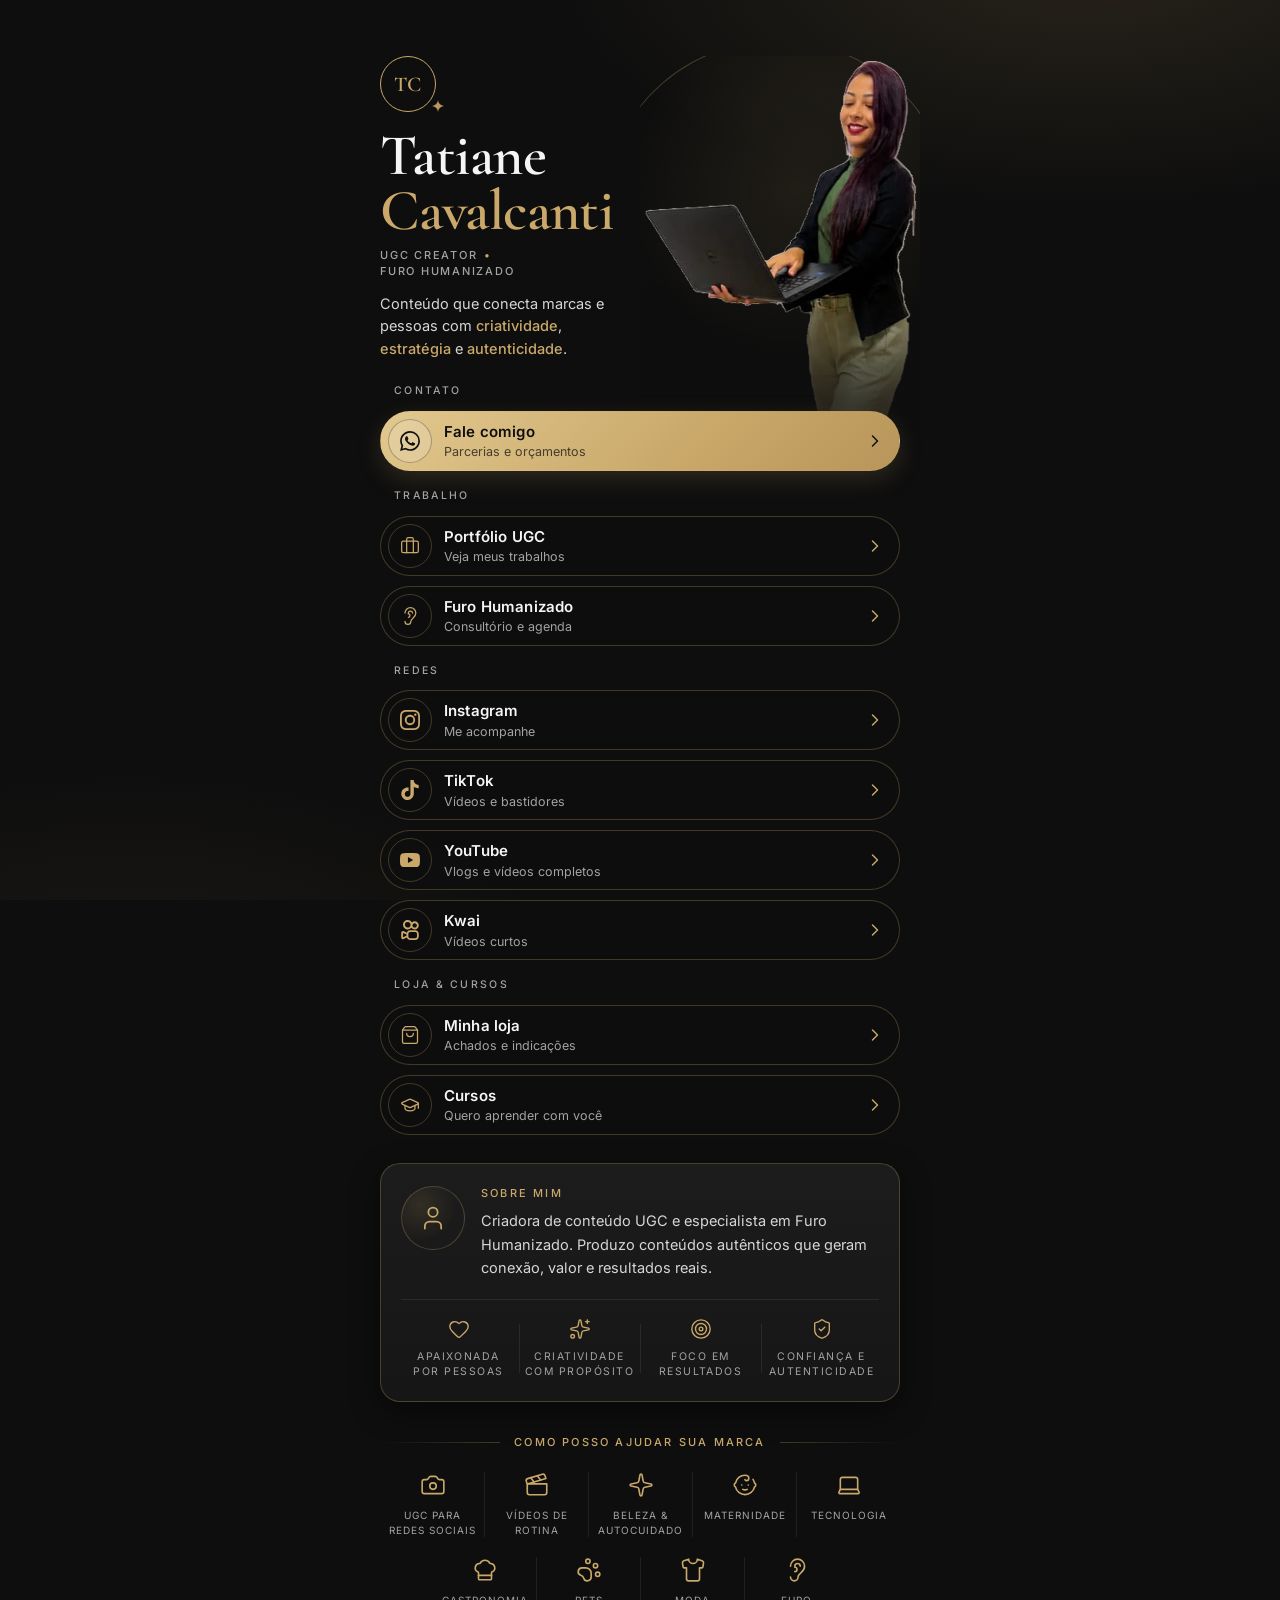
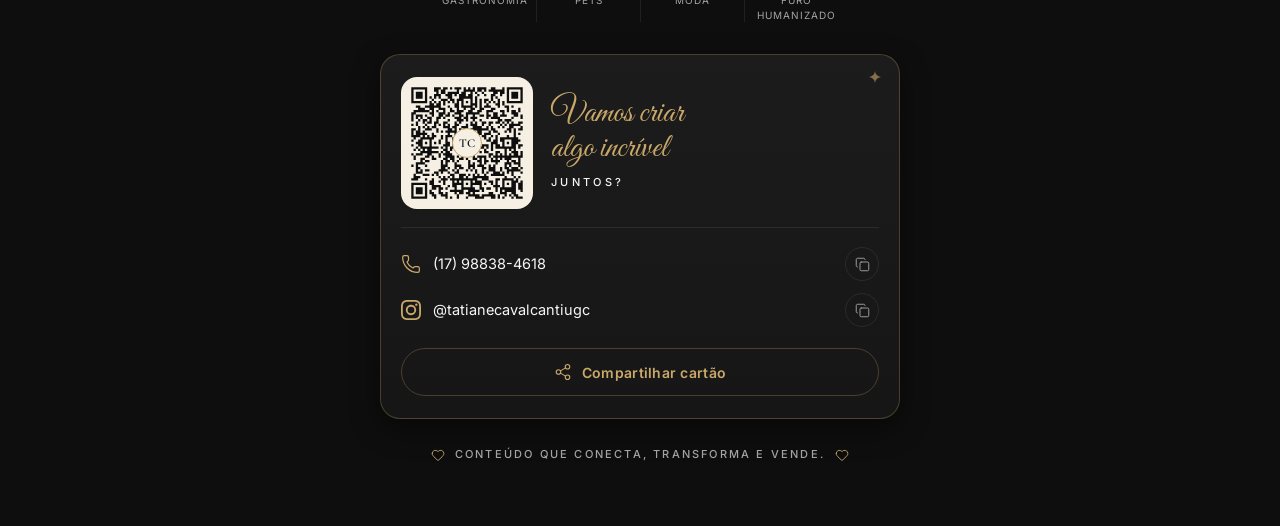
<file: index.html>
<!DOCTYPE html>
<html lang="pt-BR">
<head>
  <meta charset="utf-8">
  <meta name="viewport" content="width=device-width, initial-scale=1, viewport-fit=cover">
  <title>Tatiane Cavalcanti | UGC Creator e Furo Humanizado</title>
  <meta name="description" content="Criadora de conteúdo UGC e especialista em Furo Humanizado. Conteúdo que conecta marcas e pessoas com criatividade, estratégia e autenticidade.">
  <meta name="theme-color" content="#0e0e0e">
  <meta name="color-scheme" content="dark">

  <!-- TODO:DOMAIN — trocar https://DOMINIO/ pelo domínio final (canonical, og:url, og:image, JSON-LD) -->
  <link rel="canonical" href="https://DOMINIO/">
  <meta property="og:type" content="profile">
  <meta property="og:locale" content="pt_BR">
  <meta property="og:site_name" content="Tatiane Cavalcanti">
  <meta property="og:title" content="Tatiane Cavalcanti | UGC Creator e Furo Humanizado">
  <meta property="og:description" content="Conteúdo que conecta marcas e pessoas com criatividade, estratégia e autenticidade.">
  <meta property="og:url" content="https://DOMINIO/">
  <meta property="og:image" content="https://DOMINIO/assets/og.jpg">
  <meta property="og:image:type" content="image/jpeg">
  <meta property="og:image:width" content="1200">
  <meta property="og:image:height" content="630">
  <meta property="og:image:alt" content="Tatiane Cavalcanti — UGC Creator e Furo Humanizado">
  <meta name="twitter:card" content="summary_large_image">
  <meta name="twitter:title" content="Tatiane Cavalcanti | UGC Creator e Furo Humanizado">
  <meta name="twitter:description" content="Conteúdo que conecta marcas e pessoas com criatividade, estratégia e autenticidade.">
  <meta name="twitter:image" content="https://DOMINIO/assets/og.jpg">

  <link rel="icon" href="data:image/svg+xml,%3Csvg%20xmlns='http://www.w3.org/2000/svg'%20viewBox='0%200%2064%2064'%3E%3Crect%20width='64'%20height='64'%20rx='14'%20fill='%230e0e0e'/%3E%3Ccircle%20cx='32'%20cy='32'%20r='23'%20fill='none'%20stroke='%23c9a86a'%20stroke-width='2'/%3E%3Ctext%20x='32'%20y='40'%20text-anchor='middle'%20font-family='Georgia,serif'%20font-size='23'%20fill='%23c9a86a'%3ETC%3C/text%3E%3C/svg%3E">
  <link rel="apple-touch-icon" href="assets/apple-touch-icon.png">

  <!-- fontes self-hosted (scripts/fetch_fonts.py); preload só das duas que aparecem acima da dobra -->
  <link rel="preload" href="assets/fonts/cormorant-garamond-600.woff2" as="font" type="font/woff2" crossorigin>
  <link rel="preload" href="assets/fonts/inter-400-600.woff2" as="font" type="font/woff2" crossorigin>
  <link rel="stylesheet" href="css/fonts.css">
  <link rel="stylesheet" href="css/style.css">

  <!-- marca html.js antes do primeiro paint: sem JS (ou sem IntersectionObserver) a página fica estática e completa -->
  <script>
    if ('IntersectionObserver' in window) {
      document.documentElement.classList.add('js');
      // rede de segurança: se main.js não rodar em 3s (404, bloqueio, exceção), volta ao modo estático
      setTimeout(function () {
        if (!document.documentElement.classList.contains('ready')) document.documentElement.classList.remove('js');
      }, 3000);
    }
  </script>
  <script src="js/main.js" defer onerror="document.documentElement.classList.remove('js')"></script>

  <script type="application/ld+json">
  {
    "@context": "https://schema.org",
    "@type": "Person",
    "name": "Tatiane Cavalcanti",
    "jobTitle": "UGC Creator",
    "description": "Criadora de conteúdo UGC e especialista em Furo Humanizado.",
    "url": "https://DOMINIO/",
    "image": "https://DOMINIO/assets/og.jpg",
    "telephone": "+5517988384618",
    "sameAs": [
      "https://www.instagram.com/tatianecavalcantiugc/",
      "https://www.instagram.com/consultorio.tatianecavalcanti",
      "https://www.instagram.com/taty_cavalcanti",
      "https://www.tiktok.com/@tatycavalcantii",
      "https://youtube.com/@tatianecavalcantilima",
      "https://kwai-video.com/u/@Tatycavalcantii/YVCEOqAB",
      "https://collshp.com/tatycavalcantiindica?view=storefront"
    ]
  }
  </script>
</head>
<body>

<!-- Sprite de ícones. Marcas: Simple Icons (CC0). UI: Lucide (ISC). -->
<svg xmlns="http://www.w3.org/2000/svg" class="sprite" aria-hidden="true" focusable="false">
  <!-- marcas (fill) -->
  <symbol id="i-whatsapp" viewBox="0 0 24 24" fill="currentColor"><path d="M17.472 14.382c-.297-.149-1.758-.867-2.03-.967-.273-.099-.471-.148-.67.15-.197.297-.767.966-.94 1.164-.173.199-.347.223-.644.075-.297-.15-1.255-.463-2.39-1.475-.883-.788-1.48-1.761-1.653-2.059-.173-.297-.018-.458.13-.606.134-.133.298-.347.446-.52.149-.174.198-.298.298-.497.099-.198.05-.371-.025-.52-.075-.149-.669-1.612-.916-2.207-.242-.579-.487-.5-.669-.51-.173-.008-.371-.01-.57-.01-.198 0-.52.074-.792.372-.272.297-1.04 1.016-1.04 2.479 0 1.462 1.065 2.875 1.213 3.074.149.198 2.096 3.2 5.077 4.487.709.306 1.262.489 1.694.625.712.227 1.36.195 1.871.118.571-.085 1.758-.719 2.006-1.413.248-.694.248-1.289.173-1.413-.074-.124-.272-.198-.57-.347m-5.421 7.403h-.004a9.87 9.87 0 01-5.031-1.378l-.361-.214-3.741.982.998-3.648-.235-.374a9.86 9.86 0 01-1.51-5.26c.001-5.45 4.436-9.884 9.888-9.884 2.64 0 5.122 1.03 6.988 2.898a9.825 9.825 0 012.893 6.994c-.003 5.45-4.437 9.884-9.885 9.884m8.413-18.297A11.815 11.815 0 0012.05 0C5.495 0 .16 5.335.157 11.892c0 2.096.547 4.142 1.588 5.945L.057 24l6.305-1.654a11.882 11.882 0 005.683 1.448h.005c6.554 0 11.89-5.335 11.893-11.893a11.821 11.821 0 00-3.48-8.413Z"/></symbol>
  <symbol id="i-instagram" viewBox="0 0 24 24" fill="currentColor"><path d="M7.0301.084c-1.2768.0602-2.1487.264-2.911.5634-.7888.3075-1.4575.72-2.1228 1.3877-.6652.6677-1.075 1.3368-1.3802 2.127-.2954.7638-.4956 1.6365-.552 2.914-.0564 1.2775-.0689 1.6882-.0626 4.947.0062 3.2586.0206 3.6671.0825 4.9473.061 1.2765.264 2.1482.5635 2.9107.308.7889.72 1.4573 1.388 2.1228.6679.6655 1.3365 1.0743 2.1285 1.38.7632.295 1.6361.4961 2.9134.552 1.2773.056 1.6884.069 4.9462.0627 3.2578-.0062 3.668-.0207 4.9478-.0814 1.28-.0607 2.147-.2652 2.9098-.5633.7889-.3086 1.4578-.72 2.1228-1.3881.665-.6682 1.0745-1.3378 1.3795-2.1284.2957-.7632.4966-1.636.552-2.9124.056-1.2809.0692-1.6898.063-4.948-.0063-3.2583-.021-3.6668-.0817-4.9465-.0607-1.2797-.264-2.1487-.5633-2.9117-.3084-.7889-.72-1.4568-1.3876-2.1228C21.2982 1.33 20.628.9208 19.8378.6165 19.074.321 18.2017.1197 16.9244.0645 15.6471.0093 15.236-.005 11.977.0014 8.718.0076 8.31.0215 7.0301.0839m.1402 21.6932c-1.17-.0509-1.8053-.2453-2.2287-.408-.5606-.216-.96-.4771-1.3819-.895-.422-.4178-.6811-.8186-.9-1.378-.1644-.4234-.3624-1.058-.4171-2.228-.0595-1.2645-.072-1.6442-.079-4.848-.007-3.2037.0053-3.583.0607-4.848.05-1.169.2456-1.805.408-2.2282.216-.5613.4762-.96.895-1.3816.4188-.4217.8184-.6814 1.3783-.9003.423-.1651 1.0575-.3614 2.227-.4171 1.2655-.06 1.6447-.072 4.848-.079 3.2033-.007 3.5835.005 4.8495.0608 1.169.0508 1.8053.2445 2.228.408.5608.216.96.4754 1.3816.895.4217.4194.6816.8176.9005 1.3787.1653.4217.3617 1.056.4169 2.2263.0602 1.2655.0739 1.645.0796 4.848.0058 3.203-.0055 3.5834-.061 4.848-.051 1.17-.245 1.8055-.408 2.2294-.216.5604-.4763.96-.8954 1.3814-.419.4215-.8181.6811-1.3783.9-.4224.1649-1.0577.3617-2.2262.4174-1.2656.0595-1.6448.072-4.8493.079-3.2045.007-3.5825-.006-4.848-.0608M16.953 5.5864A1.44 1.44 0 1 0 18.39 4.144a1.44 1.44 0 0 0-1.437 1.4424M5.8385 12.012c.0067 3.4032 2.7706 6.1557 6.173 6.1493 3.4026-.0065 6.157-2.7701 6.1506-6.1733-.0065-3.4032-2.771-6.1565-6.174-6.1498-3.403.0067-6.156 2.771-6.1496 6.1738M8 12.0077a4 4 0 1 1 4.008 3.9921A3.9996 3.9996 0 0 1 8 12.0077"/></symbol>
  <symbol id="i-tiktok" viewBox="0 0 24 24" fill="currentColor"><path d="M12.525.02c1.31-.02 2.61-.01 3.91-.02.08 1.53.63 3.09 1.75 4.17 1.12 1.11 2.7 1.62 4.24 1.79v4.03c-1.44-.05-2.89-.35-4.2-.97-.57-.26-1.1-.59-1.62-.93-.01 2.92.01 5.84-.02 8.75-.08 1.4-.54 2.79-1.35 3.94-1.31 1.92-3.58 3.17-5.91 3.21-1.43.08-2.86-.31-4.08-1.03-2.02-1.19-3.44-3.37-3.65-5.71-.02-.5-.03-1-.01-1.49.18-1.9 1.12-3.72 2.58-4.96 1.66-1.44 3.98-2.13 6.15-1.72.02 1.48-.04 2.96-.04 4.44-.99-.32-2.15-.23-3.02.37-.63.41-1.11 1.04-1.36 1.75-.21.51-.15 1.07-.14 1.61.24 1.64 1.82 3.02 3.5 2.87 1.12-.01 2.19-.66 2.77-1.61.19-.33.4-.67.41-1.06.1-1.79.06-3.57.07-5.36.01-4.03-.01-8.05.02-12.07z"/></symbol>
  <symbol id="i-youtube" viewBox="0 0 24 24" fill="currentColor"><path d="M23.498 6.186a3.016 3.016 0 0 0-2.122-2.136C19.505 3.545 12 3.545 12 3.545s-7.505 0-9.377.505A3.017 3.017 0 0 0 .502 6.186C0 8.07 0 12 0 12s0 3.93.502 5.814a3.016 3.016 0 0 0 2.122 2.136c1.871.505 9.376.505 9.376.505s7.505 0 9.377-.505a3.015 3.015 0 0 0 2.122-2.136C24 15.93 24 12 24 12s0-3.93-.502-5.814zM9.545 15.568V8.432L15.818 12l-6.273 3.568z"/></symbol>
  <symbol id="i-kwai" viewBox="0 0 24 24" fill="currentColor"><path d="M18.315 12.264c2.33 0 4.218 1.88 4.218 4.2V19.8c0 2.32-1.888 4.2-4.218 4.2h-6.202a4.218 4.218 0 0 1-4.023-2.938l-3.676 1.833a2.04 2.04 0 0 1-2.731-.903 2.015 2.015 0 0 1-.216-.907v-5.94a2.03 2.03 0 0 1 2.035-2.024 2.044 2.044 0 0 1 .919.218l3.673 1.85a4.218 4.218 0 0 1 4.02-2.925zm-.062 2.162h-6.078c-1.153 0-2.09.921-2.108 2.065v3.247c0 1.148.925 2.081 2.073 2.1h6.113c1.153 0 2.09-.922 2.109-2.065v-3.247a2.104 2.104 0 0 0-2.074-2.1zM4.18 15.72a.554.554 0 0 0-.555.542v3.734a.556.556 0 0 0 .798.496l.01-.004 3.463-1.756V17.51l-3.467-1.73a.557.557 0 0 0-.249-.06zM9.28 0a5.667 5.667 0 0 1 4.98 2.965 4.921 4.921 0 0 1 3.36-1.317c2.714 0 4.913 2.177 4.913 4.863 0 2.686-2.2 4.863-4.912 4.863a4.921 4.921 0 0 1-3.996-2.034 5.651 5.651 0 0 1-4.345 2.034c-3.131 0-5.67-2.546-5.67-5.687C3.61 2.546 6.149 0 9.28 0Zm8.34 3.926c-1.441 0-2.61 1.157-2.61 2.585s1.169 2.585 2.61 2.585c1.443 0 2.612-1.157 2.612-2.585s-1.169-2.585-2.611-2.585zM9.28 2.287a3.395 3.395 0 0 0-3.39 3.4c0 1.877 1.518 3.4 3.39 3.4a3.395 3.395 0 0 0 3.39-3.4c0-1.878-1.518-3.4-3.39-3.4z"/></symbol>
  <!-- UI (stroke) -->
  <symbol id="i-chevron" viewBox="0 0 24 24" fill="none" stroke="currentColor" stroke-width="1.75" stroke-linecap="round" stroke-linejoin="round"><path d="m9 18 6-6-6-6"/></symbol>
  <symbol id="i-user" viewBox="0 0 24 24" fill="none" stroke="currentColor" stroke-width="1.5" stroke-linecap="round" stroke-linejoin="round"><path d="M19 21v-2a4 4 0 0 0-4-4H9a4 4 0 0 0-4 4v2"/><circle cx="12" cy="7" r="4"/></symbol>
  <symbol id="i-heart" viewBox="0 0 24 24" fill="none" stroke="currentColor" stroke-width="1.5" stroke-linecap="round" stroke-linejoin="round"><path d="M2 9.5a5.5 5.5 0 0 1 9.591-3.676.56.56 0 0 0 .818 0A5.49 5.49 0 0 1 22 9.5c0 2.29-1.5 4-3 5.5l-5.492 5.313a2 2 0 0 1-3 .019L5 15c-1.5-1.5-3-3.2-3-5.5"/></symbol>
  <symbol id="i-sparkles" viewBox="0 0 24 24" fill="none" stroke="currentColor" stroke-width="1.5" stroke-linecap="round" stroke-linejoin="round"><path d="M11.017 2.814a1 1 0 0 1 1.966 0l1.051 5.558a2 2 0 0 0 1.594 1.594l5.558 1.051a1 1 0 0 1 0 1.966l-5.558 1.051a2 2 0 0 0-1.594 1.594l-1.051 5.558a1 1 0 0 1-1.966 0l-1.051-5.558a2 2 0 0 0-1.594-1.594l-5.558-1.051a1 1 0 0 1 0-1.966l5.558-1.051a2 2 0 0 0 1.594-1.594z"/><path d="M20 2v4"/><path d="M22 4h-4"/><circle cx="4" cy="20" r="2"/></symbol>
  <symbol id="i-sparkle" viewBox="0 0 24 24" fill="none" stroke="currentColor" stroke-width="1.5" stroke-linecap="round" stroke-linejoin="round"><path d="M11.017 2.814a1 1 0 0 1 1.966 0l1.051 5.558a2 2 0 0 0 1.594 1.594l5.558 1.051a1 1 0 0 1 0 1.966l-5.558 1.051a2 2 0 0 0-1.594 1.594l-1.051 5.558a1 1 0 0 1-1.966 0l-1.051-5.558a2 2 0 0 0-1.594-1.594l-5.558-1.051a1 1 0 0 1 0-1.966l5.558-1.051a2 2 0 0 0 1.594-1.594z"/></symbol>
  <symbol id="i-target" viewBox="0 0 24 24" fill="none" stroke="currentColor" stroke-width="1.5" stroke-linecap="round" stroke-linejoin="round"><circle cx="12" cy="12" r="10"/><circle cx="12" cy="12" r="6"/><circle cx="12" cy="12" r="2"/></symbol>
  <symbol id="i-shield" viewBox="0 0 24 24" fill="none" stroke="currentColor" stroke-width="1.5" stroke-linecap="round" stroke-linejoin="round"><path d="M20 13c0 5-3.5 7.5-7.66 8.95a1 1 0 0 1-.67-.01C7.5 20.5 4 18 4 13V6a1 1 0 0 1 1-1c2 0 4.5-1.2 6.24-2.72a1.17 1.17 0 0 1 1.52 0C14.51 3.81 17 5 19 5a1 1 0 0 1 1 1z"/><path d="m9 12 2 2 4-4"/></symbol>
  <symbol id="i-camera" viewBox="0 0 24 24" fill="none" stroke="currentColor" stroke-width="1.5" stroke-linecap="round" stroke-linejoin="round"><path d="M13.997 4a2 2 0 0 1 1.76 1.05l.486.9A2 2 0 0 0 18.003 7H20a2 2 0 0 1 2 2v9a2 2 0 0 1-2 2H4a2 2 0 0 1-2-2V9a2 2 0 0 1 2-2h1.997a2 2 0 0 0 1.759-1.048l.489-.904A2 2 0 0 1 10.004 4z"/><circle cx="12" cy="13" r="3"/></symbol>
  <symbol id="i-clapper" viewBox="0 0 24 24" fill="none" stroke="currentColor" stroke-width="1.5" stroke-linecap="round" stroke-linejoin="round"><path d="m12.296 3.464 3.02 3.956"/><path d="M20.2 6 3 11l-.9-2.4c-.3-1.1.3-2.2 1.3-2.5l13.5-4c1.1-.3 2.2.3 2.5 1.3z"/><path d="M3 11h18v8a2 2 0 0 1-2 2H5a2 2 0 0 1-2-2z"/><path d="m6.18 5.276 3.1 3.899"/></symbol>
  <symbol id="i-baby" viewBox="0 0 24 24" fill="none" stroke="currentColor" stroke-width="1.5" stroke-linecap="round" stroke-linejoin="round"><path d="M10 16c.5.3 1.2.5 2 .5s1.5-.2 2-.5"/><path d="M15 12h.01"/><path d="M19.38 6.813A9 9 0 0 1 20.8 10.2a2 2 0 0 1 0 3.6 9 9 0 0 1-17.6 0 2 2 0 0 1 0-3.6A9 9 0 0 1 12 3c2 0 3.5 1.1 3.5 2.5s-.9 2.5-2 2.5c-.8 0-1.5-.4-1.5-1"/><path d="M9 12h.01"/></symbol>
  <symbol id="i-laptop" viewBox="0 0 24 24" fill="none" stroke="currentColor" stroke-width="1.5" stroke-linecap="round" stroke-linejoin="round"><path d="M18 5a2 2 0 0 1 2 2v8.526a2 2 0 0 0 .212.897l1.068 2.127a1 1 0 0 1-.9 1.45H3.62a1 1 0 0 1-.9-1.45l1.068-2.127A2 2 0 0 0 4 15.526V7a2 2 0 0 1 2-2z"/><path d="M20.054 15.987H3.946"/></symbol>
  <symbol id="i-chef" viewBox="0 0 24 24" fill="none" stroke="currentColor" stroke-width="1.5" stroke-linecap="round" stroke-linejoin="round"><path d="M17 21a1 1 0 0 0 1-1v-5.35c0-.457.316-.844.727-1.041a4 4 0 0 0-2.134-7.589 5 5 0 0 0-9.186 0 4 4 0 0 0-2.134 7.588c.411.198.727.585.727 1.041V20a1 1 0 0 0 1 1Z"/><path d="M6 17h12"/></symbol>
  <symbol id="i-paw" viewBox="0 0 24 24" fill="none" stroke="currentColor" stroke-width="1.5" stroke-linecap="round" stroke-linejoin="round"><circle cx="11" cy="4" r="2"/><circle cx="18" cy="8" r="2"/><circle cx="20" cy="16" r="2"/><path d="M9 10a5 5 0 0 1 5 5v3.5a3.5 3.5 0 0 1-6.84 1.045Q6.52 17.48 4.46 16.84A3.5 3.5 0 0 1 5.5 10Z"/></symbol>
  <symbol id="i-shirt" viewBox="0 0 24 24" fill="none" stroke="currentColor" stroke-width="1.5" stroke-linecap="round" stroke-linejoin="round"><path d="M20.38 3.46 16 2a4 4 0 0 1-8 0L3.62 3.46a2 2 0 0 0-1.34 2.23l.58 3.47a1 1 0 0 0 .99.84H6v10c0 1.1.9 2 2 2h8a2 2 0 0 0 2-2V10h2.15a1 1 0 0 0 .99-.84l.58-3.47a2 2 0 0 0-1.34-2.23z"/></symbol>
  <symbol id="i-ear" viewBox="0 0 24 24" fill="none" stroke="currentColor" stroke-width="1.5" stroke-linecap="round" stroke-linejoin="round"><path d="M6 8.5a6.5 6.5 0 1 1 13 0c0 6-6 6-6 10a3.5 3.5 0 1 1-7 0"/><path d="M15 8.5a2.5 2.5 0 0 0-5 0v1a2 2 0 1 1 0 4"/></symbol>
  <symbol id="i-briefcase" viewBox="0 0 24 24" fill="none" stroke="currentColor" stroke-width="1.5" stroke-linecap="round" stroke-linejoin="round"><path d="M16 20V4a2 2 0 0 0-2-2h-4a2 2 0 0 0-2 2v16"/><rect width="20" height="14" x="2" y="6" rx="2"/></symbol>
  <symbol id="i-cap" viewBox="0 0 24 24" fill="none" stroke="currentColor" stroke-width="1.5" stroke-linecap="round" stroke-linejoin="round"><path d="M21.42 10.922a1 1 0 0 0-.019-1.838L12.83 5.18a2 2 0 0 0-1.66 0L2.6 9.08a1 1 0 0 0 0 1.832l8.57 3.908a2 2 0 0 0 1.66 0z"/><path d="M22 10v6"/><path d="M6 12.5V16a6 3 0 0 0 12 0v-3.5"/></symbol>
  <symbol id="i-bag" viewBox="0 0 24 24" fill="none" stroke="currentColor" stroke-width="1.5" stroke-linecap="round" stroke-linejoin="round"><path d="M16 10a4 4 0 0 1-8 0"/><path d="M3.103 6.034h17.794"/><path d="M3.4 5.467a2 2 0 0 0-.4 1.2V20a2 2 0 0 0 2 2h14a2 2 0 0 0 2-2V6.667a2 2 0 0 0-.4-1.2l-2-2.667A2 2 0 0 0 17 2H7a2 2 0 0 0-1.6.8z"/></symbol>
  <symbol id="i-phone" viewBox="0 0 24 24" fill="none" stroke="currentColor" stroke-width="1.5" stroke-linecap="round" stroke-linejoin="round"><path d="M13.832 16.568a1 1 0 0 0 1.213-.303l.355-.465A2 2 0 0 1 17 15h3a2 2 0 0 1 2 2v3a2 2 0 0 1-2 2A18 18 0 0 1 2 4a2 2 0 0 1 2-2h3a2 2 0 0 1 2 2v3a2 2 0 0 1-.8 1.6l-.468.351a1 1 0 0 0-.292 1.233 14 14 0 0 0 6.392 6.384"/></symbol>
  <symbol id="i-mail" viewBox="0 0 24 24" fill="none" stroke="currentColor" stroke-width="1.5" stroke-linecap="round" stroke-linejoin="round"><path d="m22 7-8.991 5.727a2 2 0 0 1-2.009 0L2 7"/><rect x="2" y="4" width="20" height="16" rx="2"/></symbol>
  <symbol id="i-globe" viewBox="0 0 24 24" fill="none" stroke="currentColor" stroke-width="1.5" stroke-linecap="round" stroke-linejoin="round"><circle cx="12" cy="12" r="10"/><path d="M12 2a14.5 14.5 0 0 0 0 20 14.5 14.5 0 0 0 0-20"/><path d="M2 12h20"/></symbol>
  <symbol id="i-share" viewBox="0 0 24 24" fill="none" stroke="currentColor" stroke-width="1.5" stroke-linecap="round" stroke-linejoin="round"><circle cx="18" cy="5" r="3"/><circle cx="6" cy="12" r="3"/><circle cx="18" cy="19" r="3"/><line x1="8.59" x2="15.42" y1="13.51" y2="17.49"/><line x1="15.41" x2="8.59" y1="6.51" y2="10.49"/></symbol>
  <symbol id="i-copy" viewBox="0 0 24 24" fill="none" stroke="currentColor" stroke-width="1.5" stroke-linecap="round" stroke-linejoin="round"><rect width="14" height="14" x="8" y="8" rx="2" ry="2"/><path d="M4 16c-1.1 0-2-.9-2-2V4c0-1.1.9-2 2-2h10c1.1 0 2 .9 2 2"/></symbol>
  <symbol id="i-check" viewBox="0 0 24 24" fill="none" stroke="currentColor" stroke-width="1.75" stroke-linecap="round" stroke-linejoin="round"><path d="M20 6 9 17l-5-5"/></symbol>
  <!-- brilho decorativo de 4 pontas -->
  <symbol id="i-star4" viewBox="0 0 24 24" fill="currentColor"><path d="M12 0c.6 6.6 4.8 10.8 12 12-7.2 1.2-11.4 5.4-12 12-.6-6.6-4.8-10.8-12-12C7.2 10.8 11.4 6.6 12 0z"/></symbol>
</svg>

<a class="skip" href="#links">Pular para os links</a>
<div class="glow" aria-hidden="true"></div>

<main class="page">

  <!-- ===== HERO ===== -->
  <header class="hero" id="topo">
    <div class="hero__text">
      <div class="hero__mark" data-anim style="--i:0">
        <span class="mark" aria-hidden="true">TC</span>
        <svg class="sparkle sparkle--mark" aria-hidden="true"><use href="#i-star4"/></svg>
      </div>

      <h1 class="hero__name" data-anim style="--i:1">
        <span class="hero__first">Tatiane</span>
        <em class="hero__last">Cavalcanti</em>
      </h1>

      <p class="hero__role eyebrow" data-anim style="--i:2">
        UGC Creator <span class="hero__dot" aria-hidden="true">•</span> <span class="nowrap">Furo Humanizado</span>
      </p>

    </div>

    <p class="hero__tagline" data-anim style="--i:3">
      Conteúdo que conecta marcas e pessoas com
      <strong>criatividade</strong>, <strong>estratégia</strong> e <strong>autenticidade</strong>.
    </p>

    <figure class="hero__photo" data-anim style="--i:2">
      <span class="hero__arc" aria-hidden="true"></span>
      <picture class="hero__pic">
        <source srcset="assets/tati.webp" type="image/webp">
        <img src="assets/tati.png" width="516" height="760" alt="Tatiane Cavalcanti sorrindo, segurando um notebook" fetchpriority="high" decoding="async">
      </picture>
      <svg class="sparkle sparkle--photo" aria-hidden="true"><use href="#i-star4"/></svg>
    </figure>

    <!-- CTAs principais: ficam ao lado da foto em telas maiores -->
    <nav class="hero__cta" aria-label="Contato e trabalho">
      <div class="group" data-reveal>
        <h2 class="group__title">Contato</h2>
        <a class="btn btn--primary" style="--i:0" href="https://wa.me/5517988384618?text=Ol%C3%A1%2C%20Tatiane!%20Vim%20pelo%20seu%20cart%C3%A3o%20virtual%20e%20quero%20conversar%20sobre%20uma%20parceria." target="_blank" rel="noopener">
          <span class="btn__icon"><svg aria-hidden="true"><use href="#i-whatsapp"/></svg></span>
          <span class="btn__text"><span class="btn__title">Fale comigo</span><span class="btn__sub">Parcerias e orçamentos</span></span>
          <svg class="btn__chev" aria-hidden="true"><use href="#i-chevron"/></svg>
        </a>
      </div>

      <div class="group" data-reveal>
        <h2 class="group__title">Trabalho</h2>
        <a class="btn" style="--i:0" href="https://www.instagram.com/tatianecavalcantiugc/" target="_blank" rel="noopener">
          <span class="btn__icon"><svg aria-hidden="true"><use href="#i-briefcase"/></svg></span>
          <span class="btn__text"><span class="btn__title">Portfólio UGC</span><span class="btn__sub">Veja meus trabalhos</span></span>
          <svg class="btn__chev" aria-hidden="true"><use href="#i-chevron"/></svg>
        </a>
        <a class="btn" style="--i:1" href="https://www.instagram.com/consultorio.tatianecavalcanti" target="_blank" rel="noopener">
          <span class="btn__icon"><svg aria-hidden="true"><use href="#i-ear"/></svg></span>
          <span class="btn__text"><span class="btn__title">Furo Humanizado</span><span class="btn__sub">Consultório e agenda</span></span>
          <svg class="btn__chev" aria-hidden="true"><use href="#i-chevron"/></svg>
        </a>
      </div>
    </nav>
  </header>

  <!-- ===== LINKS ===== -->
  <nav class="links" id="links" aria-label="Redes, loja e cursos">
    <div class="group" data-reveal>
      <h2 class="group__title">Redes</h2>
      <a class="btn" style="--i:0" href="https://www.instagram.com/taty_cavalcanti" target="_blank" rel="noopener">
        <span class="btn__icon"><svg aria-hidden="true"><use href="#i-instagram"/></svg></span>
        <span class="btn__text"><span class="btn__title">Instagram</span><span class="btn__sub">Me acompanhe</span></span>
        <svg class="btn__chev" aria-hidden="true"><use href="#i-chevron"/></svg>
      </a>
      <a class="btn" style="--i:1" href="https://www.tiktok.com/@tatycavalcantii" target="_blank" rel="noopener">
        <span class="btn__icon"><svg aria-hidden="true"><use href="#i-tiktok"/></svg></span>
        <span class="btn__text"><span class="btn__title">TikTok</span><span class="btn__sub">Vídeos e bastidores</span></span>
        <svg class="btn__chev" aria-hidden="true"><use href="#i-chevron"/></svg>
      </a>
      <a class="btn" style="--i:2" href="https://youtube.com/@tatianecavalcantilima" target="_blank" rel="noopener">
        <span class="btn__icon"><svg aria-hidden="true"><use href="#i-youtube"/></svg></span>
        <span class="btn__text"><span class="btn__title">YouTube</span><span class="btn__sub">Vlogs e vídeos completos</span></span>
        <svg class="btn__chev" aria-hidden="true"><use href="#i-chevron"/></svg>
      </a>
      <a class="btn" style="--i:3" href="https://kwai-video.com/u/@Tatycavalcantii/YVCEOqAB" target="_blank" rel="noopener">
        <span class="btn__icon"><svg aria-hidden="true"><use href="#i-kwai"/></svg></span>
        <span class="btn__text"><span class="btn__title">Kwai</span><span class="btn__sub">Vídeos curtos</span></span>
        <svg class="btn__chev" aria-hidden="true"><use href="#i-chevron"/></svg>
      </a>
    </div>

    <div class="group" data-reveal>
      <h2 class="group__title">Loja &amp; Cursos</h2>
      <a class="btn" style="--i:0" href="https://collshp.com/tatycavalcantiindica?view=storefront" target="_blank" rel="noopener">
        <span class="btn__icon"><svg aria-hidden="true"><use href="#i-bag"/></svg></span>
        <span class="btn__text"><span class="btn__title">Minha loja</span><span class="btn__sub">Achados e indicações</span></span>
        <svg class="btn__chev" aria-hidden="true"><use href="#i-chevron"/></svg>
      </a>
      <a class="btn" style="--i:1" href="https://wa.me/5517988384618?text=Ol%C3%A1%2C%20Tatiane!%20Tenho%20interesse%20nos%20seus%20cursos.%20Pode%20me%20passar%20mais%20informa%C3%A7%C3%B5es%3F" target="_blank" rel="noopener">
        <span class="btn__icon"><svg aria-hidden="true"><use href="#i-cap"/></svg></span>
        <span class="btn__text"><span class="btn__title">Cursos</span><span class="btn__sub">Quero aprender com você</span></span>
        <svg class="btn__chev" aria-hidden="true"><use href="#i-chevron"/></svg>
      </a>
    </div>
  </nav>

  <!-- ===== SOBRE MIM ===== -->
  <section class="card about" data-reveal aria-labelledby="sobre-title">
    <div class="about__head">
      <span class="about__avatar" aria-hidden="true"><svg><use href="#i-user"/></svg></span>
      <div class="about__body">
        <h2 class="eyebrow eyebrow--gold" id="sobre-title">Sobre mim</h2>
        <p>Criadora de conteúdo UGC e especialista em Furo Humanizado. Produzo conteúdos autênticos que geram conexão, valor e resultados reais.</p>
      </div>
    </div>
    <ul class="values" role="list">
      <li class="values__item" style="--i:0"><svg aria-hidden="true"><use href="#i-heart"/></svg><span>Apaixonada<br>por pessoas</span></li>
      <li class="values__item" style="--i:1"><svg aria-hidden="true"><use href="#i-sparkles"/></svg><span>Criatividade<br>com propósito</span></li>
      <li class="values__item" style="--i:2"><svg aria-hidden="true"><use href="#i-target"/></svg><span>Foco em<br>resultados</span></li>
      <li class="values__item" style="--i:3"><svg aria-hidden="true"><use href="#i-shield"/></svg><span>Confiança e<br>autenticidade</span></li>
    </ul>
  </section>

  <!-- ===== NICHOS ===== -->
  <section class="niches" data-reveal aria-labelledby="nichos-title">
    <h2 class="eyebrow eyebrow--gold eyebrow--rule" id="nichos-title"><span>Como posso ajudar sua marca</span></h2>
    <ul class="niches__grid" role="list">
      <li class="niche" style="--i:0"><svg aria-hidden="true"><use href="#i-camera"/></svg><span>UGC para<br>redes sociais</span></li>
      <li class="niche" style="--i:1"><svg aria-hidden="true"><use href="#i-clapper"/></svg><span>Vídeos de<br>rotina</span></li>
      <li class="niche" style="--i:2"><svg aria-hidden="true"><use href="#i-sparkle"/></svg><span>Beleza &amp;<br>autocuidado</span></li>
      <li class="niche" style="--i:3"><svg aria-hidden="true"><use href="#i-baby"/></svg><span>Maternidade</span></li>
      <li class="niche" style="--i:4"><svg aria-hidden="true"><use href="#i-laptop"/></svg><span>Tecnologia</span></li>
      <li class="niche" style="--i:5"><svg aria-hidden="true"><use href="#i-chef"/></svg><span>Gastronomia</span></li>
      <li class="niche" style="--i:6"><svg aria-hidden="true"><use href="#i-paw"/></svg><span>Pets</span></li>
      <li class="niche" style="--i:7"><svg aria-hidden="true"><use href="#i-shirt"/></svg><span>Moda</span></li>
      <li class="niche" style="--i:8"><svg aria-hidden="true"><use href="#i-ear"/></svg><span>Furo<br>Humanizado</span></li>
    </ul>
  </section>

  <!-- ===== CONTATO ===== -->
  <section class="card contact" data-reveal aria-labelledby="contato-title">
    <h2 class="sr-only" id="contato-title">Telefone, Instagram e QR code</h2>

    <div class="contact__qr">
      <img src="assets/qr.svg" width="132" height="132" alt="QR code que abre este cartão virtual" loading="lazy" decoding="async">
      <span class="contact__qr-mark" aria-hidden="true">TC</span>
    </div>

    <p class="contact__cta">
      <span class="script">Vamos criar</span>
      <span class="script">algo incrível</span>
      <span class="contact__juntos">juntos?</span>
    </p>

    <ul class="contact__rows" role="list">
      <li class="contact__row">
        <a href="tel:+5517988384618"><svg aria-hidden="true"><use href="#i-phone"/></svg><span>(17) 98838-4618</span></a>
        <button class="copy" type="button" data-copy="+55 17 98838-4618" aria-label="Copiar telefone" hidden><svg aria-hidden="true"><use href="#i-copy"/></svg></button>
      </li>
      <!-- TODO:EMAIL — descomentar quando a cliente informar o e-mail
      <li class="contact__row">
        <a href="mailto:contato@DOMINIO"><svg aria-hidden="true"><use href="#i-mail"/></svg><span>contato@DOMINIO</span></a>
        <button class="copy" type="button" data-copy="contato@DOMINIO" aria-label="Copiar e-mail" hidden><svg aria-hidden="true"><use href="#i-copy"/></svg></button>
      </li>
      -->
      <!-- TODO:DOMAIN — descomentar quando o domínio final estiver no ar
      <li class="contact__row">
        <a href="https://DOMINIO/"><svg aria-hidden="true"><use href="#i-globe"/></svg><span>DOMINIO</span></a>
      </li>
      -->
      <li class="contact__row">
        <a href="https://www.instagram.com/tatianecavalcantiugc/" target="_blank" rel="noopener"><svg aria-hidden="true"><use href="#i-instagram"/></svg><span>@tatianecavalcantiugc</span></a>
        <button class="copy" type="button" data-copy="@tatianecavalcantiugc" aria-label="Copiar Instagram" hidden><svg aria-hidden="true"><use href="#i-copy"/></svg></button>
      </li>
    </ul>

    <button class="share" id="share" type="button" hidden>
      <svg aria-hidden="true"><use href="#i-share"/></svg>
      <span>Compartilhar cartão</span>
    </button>

    <svg class="sparkle sparkle--contact" aria-hidden="true"><use href="#i-star4"/></svg>
  </section>

  <!-- ===== FOOTER ===== -->
  <footer class="footer" data-reveal>
    <p class="eyebrow">
      <svg aria-hidden="true"><use href="#i-heart"/></svg>
      <span>Conteúdo que conecta, transforma e vende.</span>
      <svg aria-hidden="true"><use href="#i-heart"/></svg>
    </p>
  </footer>

</main>

<div class="toast" id="toast" role="status" aria-live="polite"></div>

</body>
</html>
</file>
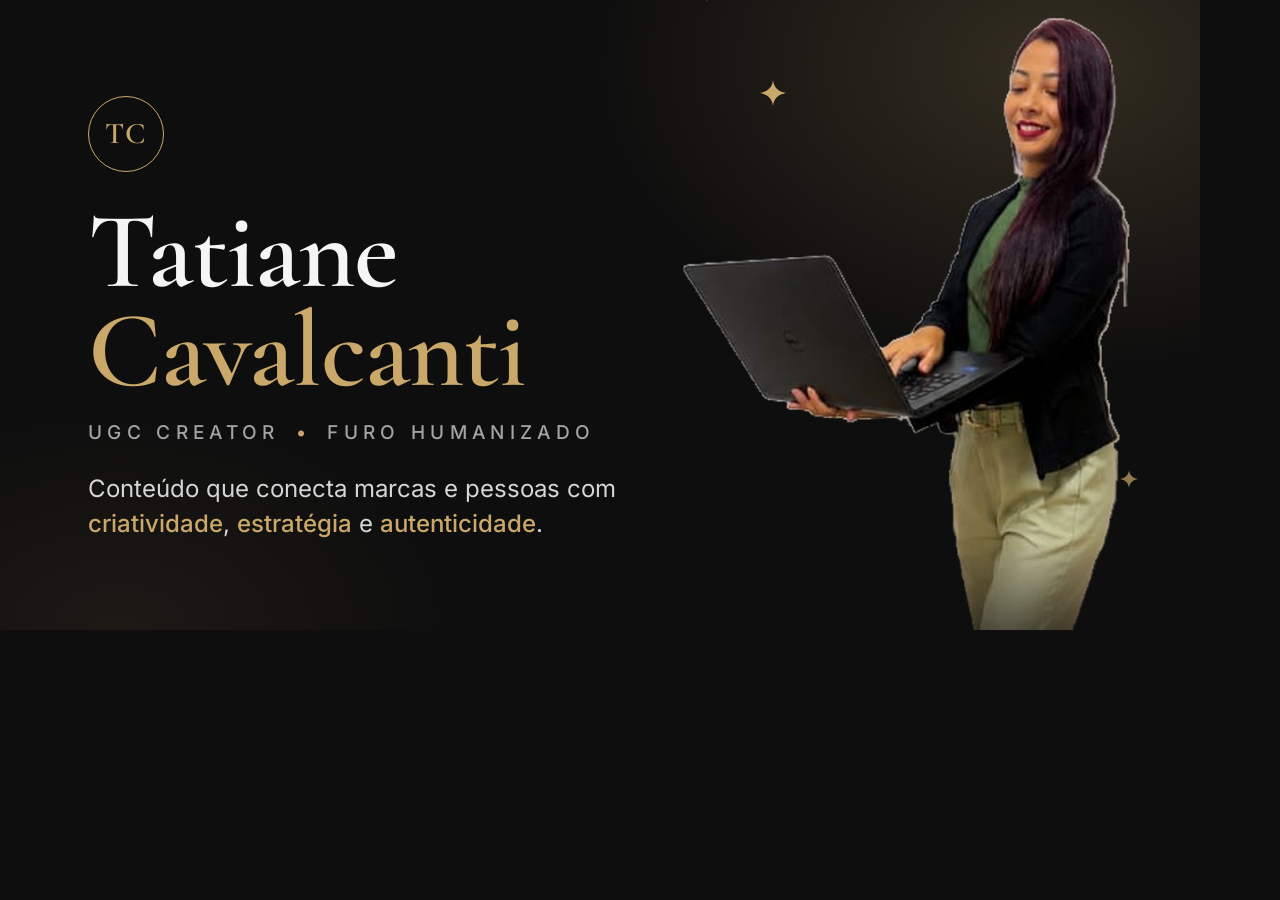
<file: scripts/og.html>
<!DOCTYPE html>
<html lang="pt-BR">
<head>
  <meta charset="utf-8">
  <title>OG — Tatiane Cavalcanti</title>
  <!-- Imagem de compartilhamento (1200×630). Screenshot via Playwright: ver README -->
  <link rel="stylesheet" href="../css/fonts.css">
  <link rel="stylesheet" href="../css/style.css">
  <style>
    html, body { margin: 0; width: 1200px; height: 630px; overflow: hidden; }
    body { background: var(--bg); }
    .og {
      position: relative; width: 1200px; height: 630px; overflow: hidden;
      background:
        radial-gradient(55% 70% at 88% 10%, rgba(201, 168, 106, .20), transparent 70%),
        radial-gradient(40% 50% at 10% 100%, rgba(201, 168, 106, .08), transparent 70%),
        var(--bg);
    }
    .og__text { position: absolute; left: 88px; top: 96px; width: 640px; }
    .og .mark { width: 76px; height: 76px; font-size: 30px; }
    .og__name { margin: 30px 0 18px; font: 600 108px/.92 var(--f-display); letter-spacing: -.01em; }
    .og__name span { display: block; color: var(--ink); }
    .og__name em { display: block; font-style: normal; color: var(--gold); }
    .og__role { font: 500 19px/1.4 var(--f-body); letter-spacing: .28em; text-transform: uppercase; color: var(--mut); }
    .og__role b { color: var(--gold); font-weight: 500; margin: 0 6px; }
    .og__tag { margin: 26px 0 0; font: 400 24px/1.45 var(--f-body); color: var(--ink-2); max-width: 560px; }
    .og__tag strong { color: var(--gold); font-weight: 500; }
    .og__photo { position: absolute; right: 56px; top: 0; height: 630px; width: 470px; overflow: hidden; }
    .og__photo img { height: 680px; width: auto; display: block; margin-top: 10px;
      -webkit-mask-image: linear-gradient(#000 78%, transparent 100%); mask-image: linear-gradient(#000 78%, transparent 100%); }
    .og__arc { position: absolute; right: -40px; top: -160px; width: 560px; height: 560px; border-radius: 50%;
      border: 1px solid var(--line); border-left-color: transparent; border-bottom-color: transparent; transform: rotate(-20deg); }
    .og__star { position: absolute; color: var(--gold); }
  </style>
</head>
<body>
  <div class="og">
    <span class="og__arc"></span>
    <div class="og__text">
      <span class="mark">TC</span>
      <h1 class="og__name"><span>Tatiane</span><em>Cavalcanti</em></h1>
      <p class="og__role">UGC Creator <b>•</b> Furo Humanizado</p>
      <p class="og__tag">Conteúdo que conecta marcas e pessoas com <strong>criatividade</strong>, <strong>estratégia</strong> e <strong>autenticidade</strong>.</p>
    </div>
    <div class="og__photo"><img src="../assets/tati.png" alt=""></div>
    <svg class="og__star" style="left:760px;top:80px;width:26px;height:26px" viewBox="0 0 24 24" fill="currentColor"><path d="M12 0c.6 6.6 4.8 10.8 12 12-7.2 1.2-11.4 5.4-12 12-.6-6.6-4.8-10.8-12-12C7.2 10.8 11.4 6.6 12 0z"/></svg>
    <svg class="og__star" style="left:1120px;top:470px;width:18px;height:18px;opacity:.7" viewBox="0 0 24 24" fill="currentColor"><path d="M12 0c.6 6.6 4.8 10.8 12 12-7.2 1.2-11.4 5.4-12 12-.6-6.6-4.8-10.8-12-12C7.2 10.8 11.4 6.6 12 0z"/></svg>
  </div>
</body>
</html>
</file>
<file: css/fonts.css>
/* Fontes self-hosted (Google Fonts, subset latin). Gerado por scripts/fetch_fonts.py — não editar à mão.
   Licenças: Cormorant Garamond (OFL), Inter (OFL), Great Vibes (OFL). */

@font-face {
  font-family: "Cormorant Garamond";
  font-style: normal;
  font-weight: 600;
  font-display: swap;
  src: url("../assets/fonts/cormorant-garamond-600.woff2") format("woff2");
  unicode-range: U+0000-00FF, U+0131, U+0152-0153, U+02BB-02BC, U+02C6, U+02DA, U+02DC, U+0304, U+0308, U+0329, U+2000-206F, U+20AC, U+2122, U+2191, U+2193, U+2212, U+2215, U+FEFF, U+FFFD;
}

@font-face {
  font-family: "Great Vibes";
  font-style: normal;
  font-weight: 400;
  font-display: swap;
  src: url("../assets/fonts/great-vibes-400.woff2") format("woff2");
  unicode-range: U+0000-00FF, U+0131, U+0152-0153, U+02BB-02BC, U+02C6, U+02DA, U+02DC, U+0304, U+0308, U+0329, U+2000-206F, U+20AC, U+2122, U+2191, U+2193, U+2212, U+2215, U+FEFF, U+FFFD;
}

@font-face {
  font-family: "Inter";
  font-style: normal;
  font-weight: 400 600;
  font-display: swap;
  src: url("../assets/fonts/inter-400-600.woff2") format("woff2");
  unicode-range: U+0000-00FF, U+0131, U+0152-0153, U+02BB-02BC, U+02C6, U+02DA, U+02DC, U+0304, U+0308, U+0329, U+2000-206F, U+20AC, U+2122, U+2191, U+2193, U+2212, U+2215, U+FEFF, U+FFFD;
}
</file>
<file: css/style.css>
/* =====================================================================
   Tatiane Cavalcanti — cartão de visita virtual
   Tema escuro + dourado. Mobile-first. Sem dependências.
   ===================================================================== */

:root {
  --bg: #0e0e0e;
  --bg-2: #131313;
  --card: #161616;
  --card-2: #1c1c1c;
  --ink: #f5f5f5;
  --ink-2: #d6d6d6;
  --mut: #a3a3a3;
  --gold: #c9a86a;
  --gold-2: #e2c88f;
  --gold-ink: #0e0e0e;
  --line: rgba(201, 168, 106, .28);
  --line-soft: rgba(255, 255, 255, .08);
  --radius: 20px;
  --pill: 999px;
  --shadow: 0 10px 30px rgba(0, 0, 0, .45);
  --s1: 4px; --s2: 8px; --s3: 12px; --s4: 16px; --s5: 24px; --s6: 32px; --s7: 40px; --s8: 48px;
  --col: 560px;
  --f-display: "Cormorant Garamond", "Cormorant Fallback", Georgia, "Times New Roman", serif;
  --f-body: "Inter", system-ui, -apple-system, "Segoe UI", Roboto, sans-serif;
  --f-script: "Great Vibes", "Brush Script MT", cursive;
  --ease: cubic-bezier(.22, 1, .36, 1);
  --dur-1: .25s;
  --dur-2: .6s;
  --dur-3: .8s;
}

/* fallback do display com largura ajustada (Georgia é ~30% mais larga que Cormorant): menos salto no swap */
@font-face {
  font-family: "Cormorant Fallback";
  src: local("Georgia"), local("Times New Roman");
  size-adjust: 77%;
}

/* ---------- reset ---------- */
*, *::before, *::after { box-sizing: border-box; }
html { -webkit-text-size-adjust: 100%; scroll-behavior: smooth; }
body {
  margin: 0;
  background: var(--bg);
  color: var(--ink);
  font-family: var(--f-body);
  font-size: 15px;
  line-height: 1.5;
  min-height: 100dvh;
  overflow-x: clip;
  -webkit-font-smoothing: antialiased;
}
img, svg { display: block; }
a { color: inherit; }
button { font: inherit; color: inherit; }
[hidden] { display: none !important; }
.sprite { position: absolute; width: 0; height: 0; overflow: hidden; }
.sr-only {
  position: absolute; width: 1px; height: 1px; margin: -1px; padding: 0;
  overflow: hidden; clip: rect(0 0 0 0); white-space: nowrap; border: 0;
}
.skip {
  position: absolute; left: 12px; top: -60px; z-index: 100;
  padding: 10px 14px; border-radius: var(--pill);
  background: var(--gold); color: var(--gold-ink); font-weight: 600; text-decoration: none;
  transition: top var(--dur-1);
}
.skip:focus { top: 12px; }
:focus-visible { outline: 2px solid var(--gold); outline-offset: 3px; }

/* ---------- fundo ---------- */
.glow {
  position: fixed; inset: 0; z-index: -1; pointer-events: none;
  background:
    radial-gradient(60% 40% at 85% -5%, rgba(201, 168, 106, .14), transparent 70%),
    radial-gradient(50% 35% at 10% 110%, rgba(201, 168, 106, .07), transparent 70%),
    var(--bg);
}

/* ---------- layout ---------- */
.page {
  position: relative;
  max-width: var(--col);
  margin: 0 auto;
  padding: calc(28px + env(safe-area-inset-top)) 20px calc(40px + env(safe-area-inset-bottom));
}

/* ---------- tipografia utilitária ---------- */
.eyebrow {
  margin: 0;
  font: 500 11px/1.4 var(--f-body);
  letter-spacing: .2em;
  text-transform: uppercase;
  color: var(--mut);
}
.eyebrow--gold { color: var(--gold); }
.eyebrow--rule { display: flex; align-items: center; gap: 14px; text-align: center; }
.eyebrow--rule > span { white-space: nowrap; }
.eyebrow--rule::before, .eyebrow--rule::after { content: ""; flex: 1; height: 1px; }
.eyebrow--rule::before { background: linear-gradient(90deg, transparent, var(--line)); }
.eyebrow--rule::after  { background: linear-gradient(90deg, var(--line), transparent); }

/* ---------- brilho decorativo ---------- */
.sparkle {
  position: absolute; width: 14px; height: 14px;
  color: var(--gold); opacity: .9; pointer-events: none;
  transform-origin: center;
}
.js .sparkle { animation: twinkle 3.4s ease-in-out infinite; }
.sparkle--mark    { right: -8px; bottom: 0; width: 12px; height: 12px; }
.sparkle--photo   { top: 7%; right: 8%; width: 18px; height: 18px; animation-delay: -1.2s; }
.sparkle--contact { top: 16px; right: 18px; width: 12px; height: 12px; opacity: .6; animation-delay: -2.1s; }
@keyframes twinkle {
  0%, 100% { opacity: .35; transform: scale(.8) rotate(0deg); }
  50%      { opacity: 1;   transform: scale(1.1) rotate(20deg); }
}

/* =====================================================================
   HERO
   ===================================================================== */
/* A foto fica num plano atrás (absoluta, à direita). Monograma/nome/cargo ocupam a coluna livre ao lado
   do tronco; tagline e botões passam por cima só da cintura para baixo, onde a foto esmaece. */
.hero { position: relative; --photo-w: 58%; --bleed: 20px; }
.hero__text {
  position: relative; z-index: 1; min-width: 0;
  width: calc(100% - var(--photo-w)); padding-right: 8px;
  /* celular: garante que a tagline (abaixo) comece só depois das mãos/notebook (~68% da altura da foto) */
  min-height: calc((.58 * (100vw - 40px) + 20px) / .679 * .68);
}
/* a foto sangra na margem direita da página (como no mockup, cortada na borda) */
.hero__photo { position: absolute; top: 0; right: calc(-1 * var(--bleed)); z-index: 0; width: calc(var(--photo-w) + var(--bleed)); }
.hero__tagline { position: relative; z-index: 1; max-width: 72%; }  /* fica à esquerda das pernas */
.hero__cta { position: relative; z-index: 1; }

.hero__mark { position: relative; display: inline-block; }
.mark {
  display: grid; place-items: center;
  width: 56px; height: 56px;
  border: 1px solid var(--gold); border-radius: 50%;
  font: 600 21px/1 var(--f-display); letter-spacing: .04em;
  color: var(--gold);
}

.hero__name {
  margin: 16px 0 10px;
  font: 600 clamp(28px, 9vw, 58px)/.95 var(--f-display);
  letter-spacing: -.01em;
}
.hero__first, .hero__last { display: block; }
.hero__first { color: var(--ink); }
/* inline-block: com background-clip:text, glifos fora da caixa sumiriam — assim a caixa cresce com o texto */
.hero__last { display: inline-block; white-space: nowrap; font-style: normal; color: var(--gold); }
@supports ((-webkit-background-clip: text) or (background-clip: text)) {
  .hero__last {
    background: linear-gradient(100deg, var(--gold) 0%, var(--gold) 40%, #fff2d2 50%, var(--gold) 60%, var(--gold) 100%);
    background-size: 250% 100%;
    background-position: 120% 0;
    -webkit-background-clip: text; background-clip: text;
    -webkit-text-fill-color: transparent; color: transparent;
  }
  .js .hero.in .hero__last { animation: shimmer 1.6s var(--ease) .7s 1 both; }
  .hero__last:hover, .js .hero.in .hero__last:hover { animation: shimmer-again 1.2s ease 0s 1 both; }
}
@keyframes shimmer       { from { background-position: 120% 0; } to { background-position: -30% 0; } }
@keyframes shimmer-again { from { background-position: 120% 0; } to { background-position: -30% 0; } }

.hero__role { color: var(--mut); letter-spacing: .16em; }
.nowrap { white-space: nowrap; }
.hero__dot { color: var(--gold); margin: 0 2px; }

.hero__tagline {
  margin: 14px 0 0;
  font-size: 14.5px; line-height: 1.55;
  color: var(--ink-2);
}
.hero__tagline strong { color: var(--gold); font-weight: 500; }

.hero__photo { margin: 0; overflow: hidden; will-change: transform; }
/* da cintura para baixo a foto some no fundo: é por aí que tagline e botões passam */
.hero__photo::after {
  content: ""; position: absolute; inset: 0; z-index: 2; pointer-events: none;
  background: linear-gradient(to bottom, transparent 56%, rgba(14, 14, 14, .6) 76%, var(--bg) 97%);
}
.hero__arc {
  position: absolute; z-index: 0;
  top: -4%; left: -14%; width: 126%; aspect-ratio: 1;
  border-radius: 50%;
  border: 1px solid var(--line);
  border-right-color: transparent; border-bottom-color: transparent;
  transform: rotate(38deg);
  background: radial-gradient(circle at 50% 40%, rgba(201, 168, 106, .10), transparent 65%);
}
.hero__pic { position: relative; z-index: 1; display: block; }
.hero__pic img { width: 100%; height: auto; }

.hero__cta { margin-top: 20px; }
.hero__cta .group + .group { margin-top: 18px; }

@media (min-width: 520px) {
  .hero { --photo-w: 50%; }
  .hero__text { padding-right: 16px; min-height: 0; }
  .hero__tagline { max-width: calc(100% - var(--photo-w)); padding-right: 16px; }  /* não invade o tronco */
  .hero__cta { margin-top: 24px; }
}

/* =====================================================================
   BOTÕES / GRUPOS
   ===================================================================== */
.links { position: relative; z-index: 1; margin-top: 18px; }
.links .group + .group { margin-top: 18px; }

.group { display: flex; flex-direction: column; gap: 10px; }
.group__title {
  margin: 0 0 2px 14px;
  font: 500 10.5px/1.4 var(--f-body);
  letter-spacing: .22em; text-transform: uppercase; color: var(--mut);
}

.btn {
  position: relative;
  display: grid;
  grid-template-columns: 44px minmax(0, 1fr) 20px;
  align-items: center;
  gap: 12px;
  min-height: 60px;
  padding: 7px 14px 7px 7px;
  border: 1px solid var(--line);
  border-radius: var(--pill);
  background: rgba(14, 14, 14, .6);
  color: var(--ink);
  text-decoration: none;
  -webkit-tap-highlight-color: transparent;
  transition:
    border-color var(--dur-1) ease,
    background-color var(--dur-1) ease,
    box-shadow var(--dur-1) ease,
    scale .15s ease;
}
.btn__icon {
  display: grid; place-items: center;
  width: 44px; height: 44px; border-radius: 50%;
  border: 1px solid var(--line);
  color: var(--gold);
  transition: transform var(--dur-1) var(--ease), border-color var(--dur-1) ease;
}
.btn__icon svg { width: 20px; height: 20px; }
.btn__text { min-width: 0; }
.btn__title {
  display: block; font-weight: 600; font-size: 15px; letter-spacing: .01em;
  white-space: nowrap; overflow: hidden; text-overflow: ellipsis;
}
.btn__sub {
  display: -webkit-box; -webkit-box-orient: vertical; -webkit-line-clamp: 2;
  margin-top: 1px; font-size: 12.5px; line-height: 1.35; color: var(--mut);
  overflow: hidden;
}
.btn__chev { width: 20px; height: 20px; color: var(--gold); transition: transform var(--dur-1) var(--ease); }

.btn:hover { border-color: var(--gold); background: rgba(201, 168, 106, .06); }
.btn:hover .btn__icon { transform: scale(1.06); border-color: var(--gold); }
.btn:hover .btn__chev { transform: translateX(3px); }
.btn:active, .btn.is-pressed { scale: .985; }

.btn--primary {
  border-color: transparent;
  background: linear-gradient(135deg, var(--gold-2), var(--gold) 60%, #b8955a);
  color: var(--gold-ink);
  box-shadow: 0 8px 24px rgba(201, 168, 106, .18);
}
.btn--primary .btn__icon { color: var(--gold-ink); border-color: rgba(14, 14, 14, .28); background: rgba(255, 255, 255, .16); }
.btn--primary .btn__sub { color: rgba(14, 14, 14, .72); }
.btn--primary .btn__chev { color: var(--gold-ink); }
.btn--primary:hover { border-color: transparent; background: linear-gradient(135deg, #ecd6a4, var(--gold-2) 60%, var(--gold)); box-shadow: 0 10px 28px rgba(201, 168, 106, .28); }
.btn--primary:hover .btn__icon { border-color: rgba(14, 14, 14, .4); }

/* =====================================================================
   CARDS
   ===================================================================== */
/* seções abaixo da dobra: o navegador pula estilo/layout até chegarem perto do viewport */
.about, .niches, .contact, .footer { content-visibility: auto; contain-intrinsic-size: auto 360px; }

.card {
  position: relative;
  padding: 22px 20px;
  border: 1px solid var(--line);
  border-radius: var(--radius);
  background: linear-gradient(180deg, var(--card-2), var(--card));
  box-shadow: var(--shadow);
}

/* --- Sobre mim --- */
.about { margin-top: 28px; }
.about__head { display: flex; align-items: flex-start; gap: 16px; }
.about__avatar {
  flex: none; display: grid; place-items: center;
  width: 64px; height: 64px; border-radius: 50%;
  border: 1px solid var(--line); color: var(--gold);
  background: radial-gradient(circle at 30% 30%, rgba(201, 168, 106, .14), transparent 60%);
}
.about__avatar svg { width: 28px; height: 28px; }
.about__body { min-width: 0; }
.about__body p { margin: 8px 0 0; font-size: 14.5px; line-height: 1.6; color: var(--ink-2); }

.values {
  list-style: none; margin: 20px 0 0; padding: 18px 0 0;
  border-top: 1px solid var(--line-soft);
  display: grid; grid-template-columns: repeat(2, 1fr); gap: 16px 8px;
}
.values__item {
  position: relative;
  display: flex; flex-direction: column; align-items: center; gap: 9px;
  text-align: center;
  font-size: 10.5px; line-height: 1.45; letter-spacing: .14em; text-transform: uppercase;
  color: var(--mut);
}
.values__item svg { width: 22px; height: 22px; color: var(--gold); }
@media (min-width: 480px) {
  .values { grid-template-columns: repeat(4, 1fr); gap: 0 6px; }
  .values__item + .values__item::before {
    content: ""; position: absolute; left: -3px; top: 6px; bottom: 6px; width: 1px;
    background: var(--line-soft);
  }
}

/* --- Nichos --- */
.niches { margin-top: 32px; }
.niches__grid {
  list-style: none; margin: 22px 0 0; padding: 0;
  display: flex; flex-wrap: wrap; justify-content: center; gap: 20px 0;
}
.niche {
  flex: 0 0 33.333%;
  min-width: 0;
  display: flex; flex-direction: column; align-items: center; gap: 10px;
  padding: 0 6px;
  border-left: 1px solid var(--line-soft);
  text-align: center;
  font-size: 10.5px; line-height: 1.45; letter-spacing: .12em; text-transform: uppercase;
  color: var(--mut);
}
.niche:nth-child(3n + 1) { border-left-color: transparent; }
.niche svg { width: 26px; height: 26px; color: var(--gold); }
@media (min-width: 520px) {
  .niche { flex-basis: 20%; padding: 0 4px; font-size: 10px; letter-spacing: .1em; }
  .niche:nth-child(3n + 1) { border-left-color: var(--line-soft); }
  .niche:nth-child(5n + 1) { border-left-color: transparent; }
}

/* --- Contato --- */
.contact {
  margin-top: 32px;
  display: grid;
  grid-template-columns: auto minmax(0, 1fr);
  grid-template-areas:
    "qr    cta"
    "rows  rows"
    "share share";
  gap: 18px 18px;
  align-items: center;
}
.contact__qr {
  grid-area: qr; position: relative;
  width: 132px; height: 132px; padding: 8px;
  background: #f5efe4; border-radius: 16px;
}
.contact__qr img { width: 100%; height: 100%; }
.contact__qr-mark {
  position: absolute; left: 50%; top: 50%; transform: translate(-50%, -50%);
  display: grid; place-items: center;
  width: 30px; height: 30px; border-radius: 50%;
  background: #f5efe4; border: 1px solid var(--gold);
  font: 600 12px/1 var(--f-display); color: var(--bg);
}
.contact__cta { grid-area: cta; margin: 0; display: flex; flex-direction: column; min-width: 0; }
.script {
  font: 400 clamp(26px, 8vw, 34px)/1.05 var(--f-script);
  color: var(--gold);
}
.contact__juntos {
  margin-top: 8px;
  font: 500 11px/1.4 var(--f-body);
  letter-spacing: .3em; text-transform: uppercase; color: var(--ink);
}
.contact__rows {
  grid-area: rows;
  list-style: none; margin: 0; padding: 16px 0 0;
  border-top: 1px solid var(--line-soft);
  display: flex; flex-direction: column; gap: 6px;
}
.contact__row { display: flex; align-items: center; gap: 8px; }
.contact__row a {
  display: flex; align-items: center; gap: 12px;
  min-height: 40px; min-width: 0; border-radius: 6px;
  color: var(--ink); font-size: 14.5px; text-decoration: none;
}
.contact__row a span { overflow-wrap: anywhere; }
.contact__row a svg { flex: none; width: 20px; height: 20px; color: var(--gold); }
.contact__row a:hover span { color: var(--gold); }
.copy {
  margin-left: auto; flex: none;
  display: grid; place-items: center;
  width: 34px; height: 34px; border-radius: 50%;
  border: 1px solid var(--line-soft); background: transparent;
  color: var(--mut); cursor: pointer;
  transition: border-color var(--dur-1), color var(--dur-1), scale .15s;
}
.copy svg { width: 15px; height: 15px; }
.copy:hover { border-color: var(--gold); color: var(--gold); }
.copy:active { scale: .92; }
.copy.is-done { color: var(--gold); border-color: var(--gold); }
.share {
  grid-area: share;
  display: flex; align-items: center; justify-content: center; gap: 10px;
  min-height: 48px; padding: 10px 18px;
  border: 1px solid var(--line); border-radius: var(--pill);
  background: transparent; color: var(--gold);
  font-weight: 600; font-size: 14px; letter-spacing: .02em; cursor: pointer;
  transition: border-color var(--dur-1), background-color var(--dur-1), scale .15s;
}
.share svg { width: 18px; height: 18px; }
.share:hover { border-color: var(--gold); background: rgba(201, 168, 106, .08); }
.share:active { scale: .985; }

/* --- Footer --- */
.footer { margin-top: 28px; }
.footer p { display: flex; align-items: center; justify-content: center; gap: 10px; text-align: center; }
.footer svg { flex: none; width: 14px; height: 14px; color: var(--gold); }

/* --- Toast --- */
.toast {
  position: fixed; left: 50%; bottom: calc(24px + env(safe-area-inset-bottom)); z-index: 50;
  transform: translate(-50%, 12px);
  padding: 10px 18px; border-radius: var(--pill);
  background: var(--gold); color: var(--gold-ink);
  font-weight: 600; font-size: 13px; white-space: nowrap;
  box-shadow: var(--shadow);
  opacity: 0; pointer-events: none;
  transition: opacity var(--dur-1) ease, transform var(--dur-1) var(--ease);
}
.toast.show { opacity: 1; transform: translate(-50%, 0); }

/* =====================================================================
   ANIMAÇÕES DE ENTRADA (só com html.js — sem JS a página nasce completa)
   ===================================================================== */
.js .hero [data-anim] {
  opacity: 0; transform: translateY(14px);
  transition:
    opacity var(--dur-3) var(--ease) calc(var(--i, 0) * 90ms),
    transform var(--dur-3) var(--ease) calc(var(--i, 0) * 90ms);
}
.js .hero.in [data-anim] { opacity: 1; transform: none; }

.js [data-reveal] {
  opacity: 0; transform: translateY(18px);
  transition: opacity var(--dur-2) var(--ease), transform var(--dur-2) var(--ease);
}
.js [data-reveal].in { opacity: 1; transform: none; }

.js [data-reveal] .btn,
.js [data-reveal] .niche,
.js [data-reveal] .values__item {
  opacity: 0; transform: translateY(12px);
}
.js [data-reveal] .btn {
  transition:
    opacity var(--dur-2) var(--ease) calc(var(--i, 0) * 70ms),
    transform var(--dur-2) var(--ease) calc(var(--i, 0) * 70ms),
    border-color var(--dur-1) ease,
    background-color var(--dur-1) ease,
    box-shadow var(--dur-1) ease,
    scale .15s ease;
}
.js [data-reveal] .niche,
.js [data-reveal] .values__item {
  transition:
    opacity var(--dur-2) var(--ease) calc(var(--i, 0) * 55ms),
    transform var(--dur-2) var(--ease) calc(var(--i, 0) * 55ms);
}
.js [data-reveal].in .btn,
.js [data-reveal].in .niche,
.js [data-reveal].in .values__item { opacity: 1; transform: none; }

/* ---------- reduced motion ---------- */
@media (prefers-reduced-motion: reduce) {
  html { scroll-behavior: auto; }
  .js .hero [data-anim],
  .js [data-reveal],
  .js [data-reveal] .btn,
  .js [data-reveal] .niche,
  .js [data-reveal] .values__item { opacity: 1 !important; transform: none !important; transition: none !important; }
  .js .sparkle, .hero__last, .js .hero.in .hero__last { animation: none !important; }
  .btn, .btn__icon, .btn__chev, .copy, .share, .toast { transition: none !important; }
  .hero__pic { transform: none !important; }
}

/* ---------- telas muito estreitas (≤359px) ---------- */
@media (max-width: 359px) {
  .eyebrow--rule { gap: 8px; letter-spacing: .16em; }
  .contact { gap: 14px; }
  .contact__qr { width: 108px; height: 108px; }
  .niche { padding: 0 3px; font-size: 10px; letter-spacing: .1em; }
}

/* ---------- desktop ---------- */
@media (min-width: 900px) {
  .page { padding-top: 56px; padding-bottom: 64px; }
}
</file>
